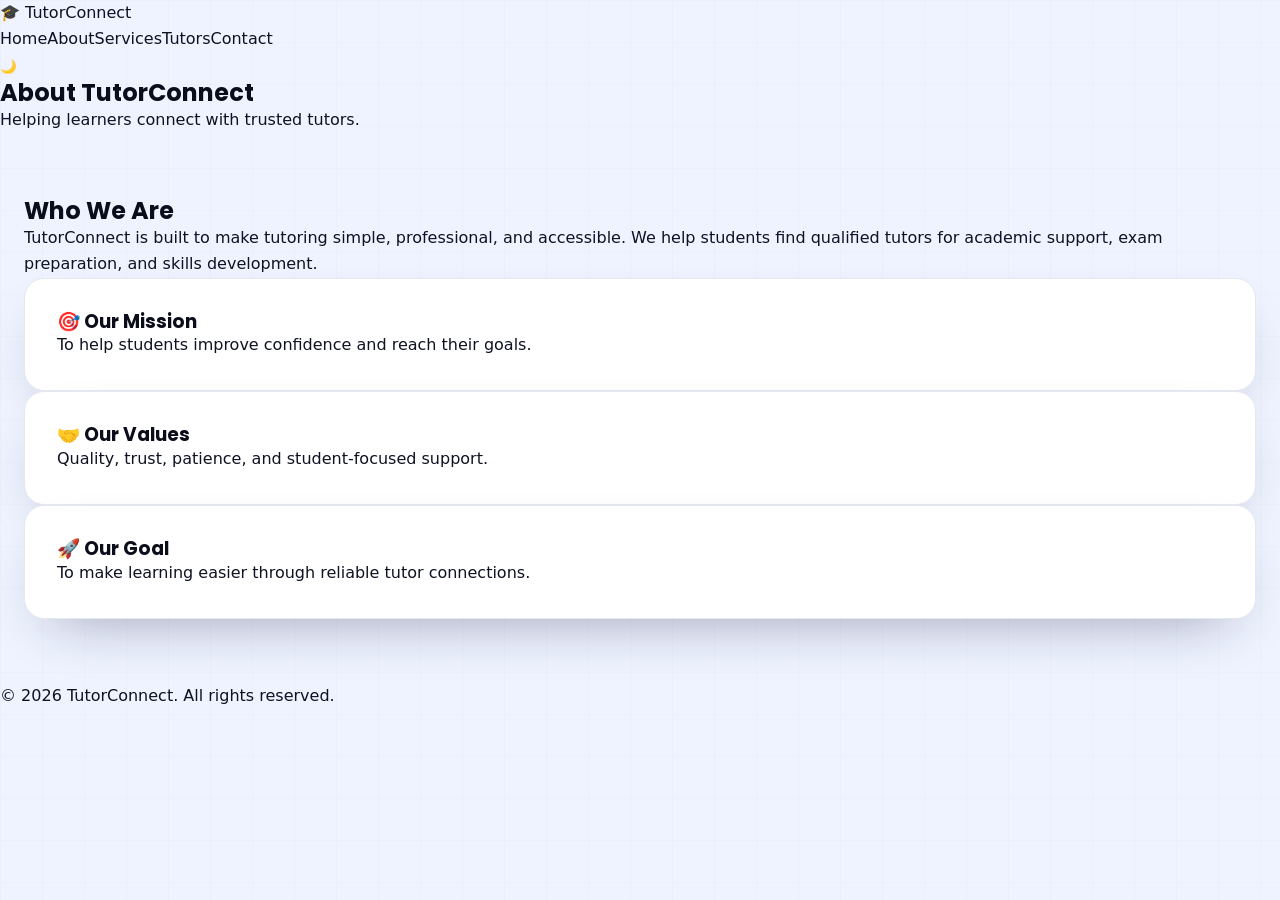
<file: about.html>
<!DOCTYPE html>
<html lang="en">
<head>
<meta charset="UTF-8"><meta name="viewport" content="width=device-width, initial-scale=1.0">
<title>TutorConnect | About</title>
<link rel="preconnect" href="https://fonts.googleapis.com"><link href="https://fonts.googleapis.com/css2?family=Poppins:wght@300;400;600;700&display=swap" rel="stylesheet">
<link rel="stylesheet" href="css/style.css">
</head>
<body>
<nav><div class="logo">🎓 TutorConnect</div><div class="nav-links"><a href="index.html">Home</a><a href="about.html" class="active">About</a><a href="services.html">Services</a><a href="tutors.html">Tutors</a><a href="contact.html">Contact</a></div><button id="darkModeBtn">🌙</button></nav>
<section class="page-header reveal"><h1>About TutorConnect</h1><p>Helping learners connect with trusted tutors.</p></section>
<section class="section reveal"><h2>Who We Are</h2><p>TutorConnect is built to make tutoring simple, professional, and accessible. We help students find qualified tutors for academic support, exam preparation, and skills development.</p><div class="service-grid"><div class="card"><h3>🎯 Our Mission</h3><p>To help students improve confidence and reach their goals.</p></div><div class="card"><h3>🤝 Our Values</h3><p>Quality, trust, patience, and student-focused support.</p></div><div class="card"><h3>🚀 Our Goal</h3><p>To make learning easier through reliable tutor connections.</p></div></div></section>
<footer><p>© 2026 TutorConnect. All rights reserved.</p></footer><script src="js/script.js"></script>
</body></html>
</file>
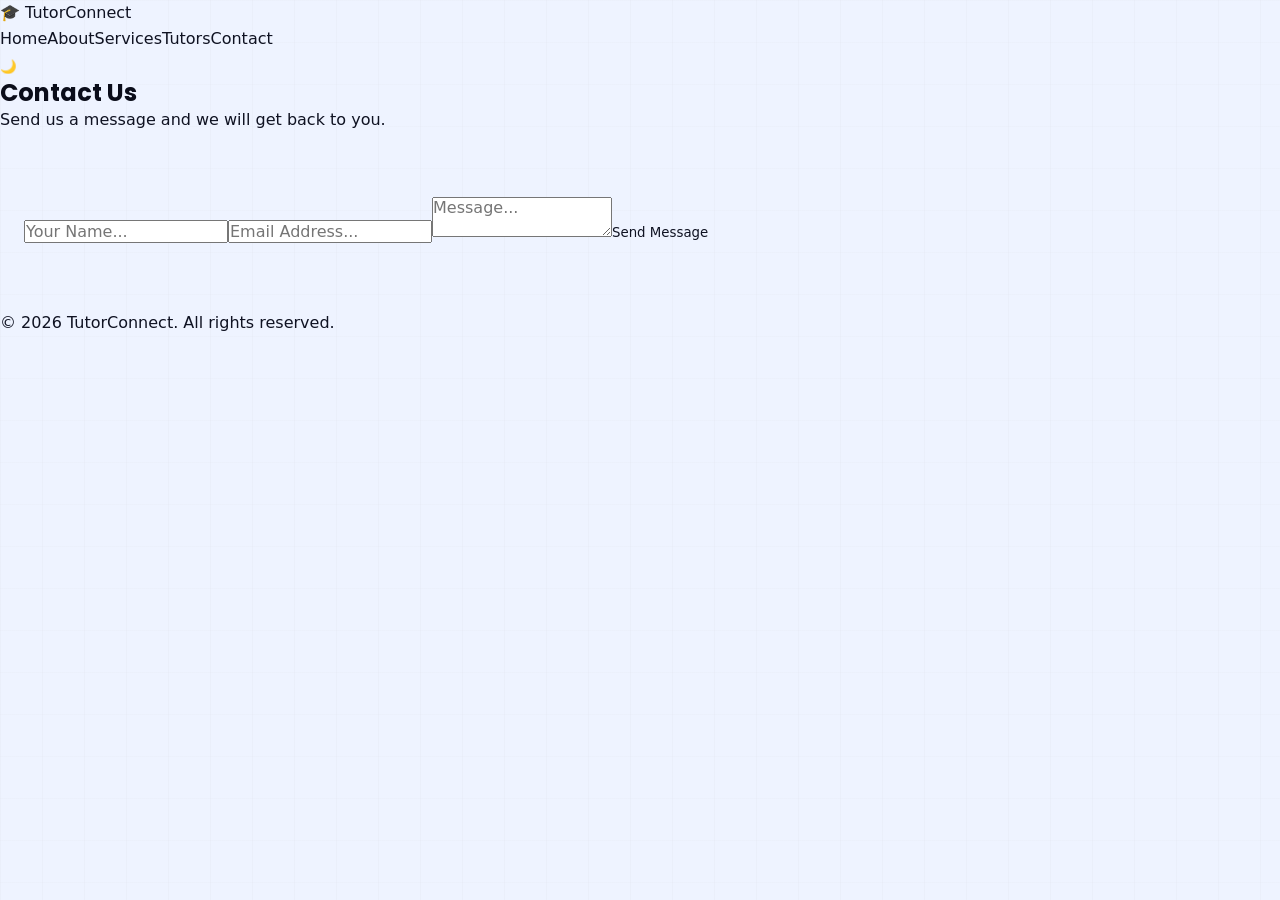
<file: contact.html>
<!DOCTYPE html>
<html lang="en">
<head>
<meta charset="UTF-8"><meta name="viewport" content="width=device-width, initial-scale=1.0">
<title>TutorConnect | Contact</title>
<link rel="preconnect" href="https://fonts.googleapis.com"><link href="https://fonts.googleapis.com/css2?family=Poppins:wght@300;400;600;700&display=swap" rel="stylesheet">
<link rel="stylesheet" href="css/style.css">
</head>
<body>
<nav><div class="logo">🎓 TutorConnect</div><div class="nav-links"><a href="index.html">Home</a><a href="about.html">About</a><a href="services.html">Services</a><a href="tutors.html">Tutors</a><a href="contact.html" class="active">Contact</a></div><button id="darkModeBtn">🌙</button></nav>
<section class="page-header reveal"><h1>Contact Us</h1><p>Send us a message and we will get back to you.</p></section>
<section class="section reveal"><form id="contactForm"><input type="text" id="name" placeholder="Your Name..." required><input type="email" id="email" placeholder="Email Address..." required><textarea id="message" placeholder="Message..." required></textarea><button type="submit">Send Message</button></form><p id="feedback"></p></section>
<footer><p>© 2026 TutorConnect. All rights reserved.</p></footer><script src="js/script.js"></script>
</body></html>
</file>
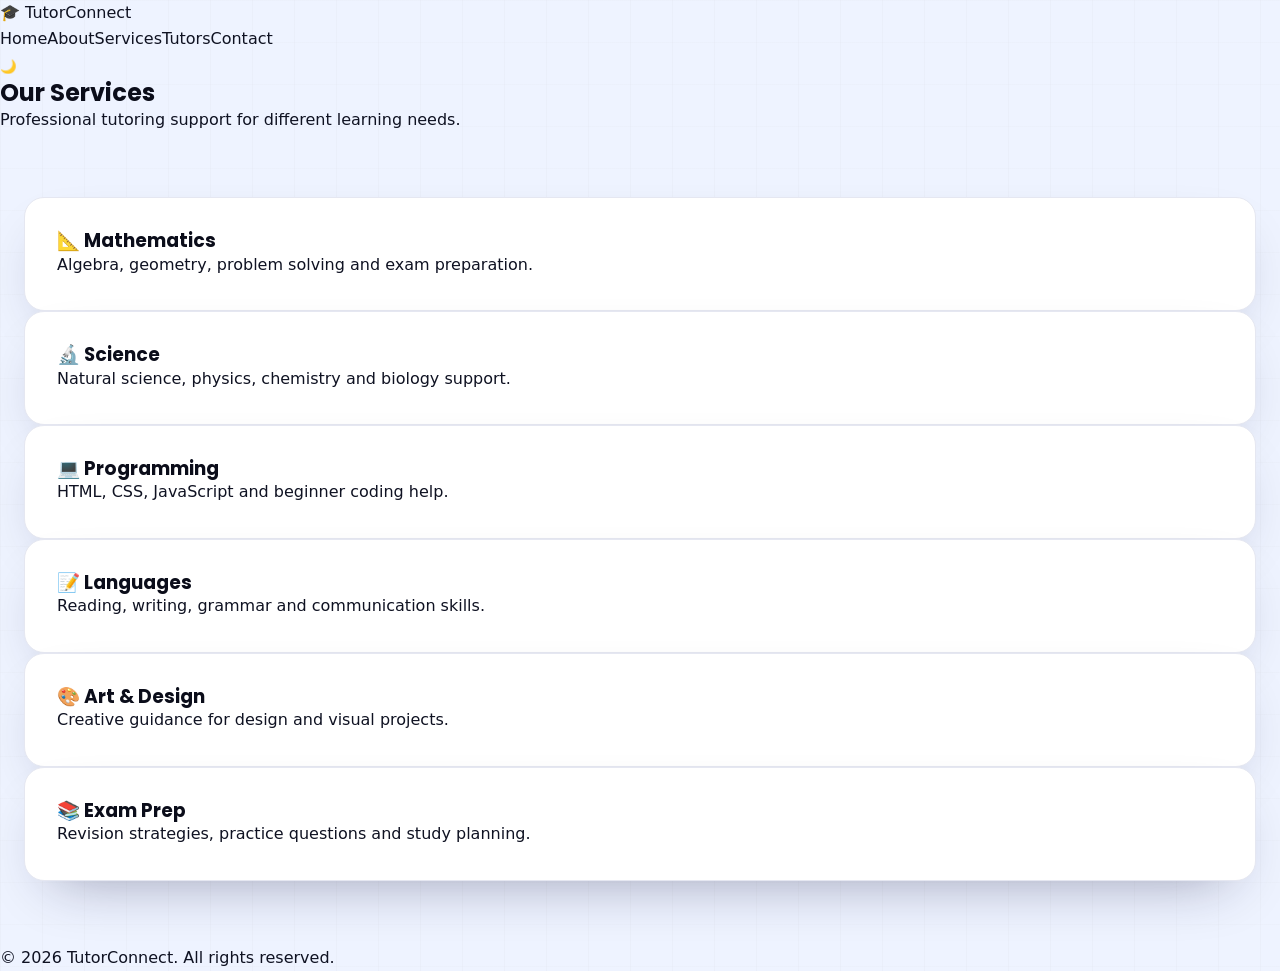
<file: services.html>
<!DOCTYPE html>
<html lang="en">
<head>
<meta charset="UTF-8"><meta name="viewport" content="width=device-width, initial-scale=1.0">
<title>TutorConnect | Services</title>
<link rel="preconnect" href="https://fonts.googleapis.com"><link href="https://fonts.googleapis.com/css2?family=Poppins:wght@300;400;600;700&display=swap" rel="stylesheet">
<link rel="stylesheet" href="css/style.css">
</head>
<body>
<nav><div class="logo">🎓 TutorConnect</div><div class="nav-links"><a href="index.html">Home</a><a href="about.html">About</a><a href="services.html" class="active">Services</a><a href="tutors.html">Tutors</a><a href="contact.html">Contact</a></div><button id="darkModeBtn">🌙</button></nav>
<section class="page-header reveal"><h1>Our Services</h1><p>Professional tutoring support for different learning needs.</p></section>
<section class="section reveal"><div class="service-grid"><div class="card"><h3>📐 Mathematics</h3><p>Algebra, geometry, problem solving and exam preparation.</p></div><div class="card"><h3>🔬 Science</h3><p>Natural science, physics, chemistry and biology support.</p></div><div class="card"><h3>💻 Programming</h3><p>HTML, CSS, JavaScript and beginner coding help.</p></div><div class="card"><h3>📝 Languages</h3><p>Reading, writing, grammar and communication skills.</p></div><div class="card"><h3>🎨 Art & Design</h3><p>Creative guidance for design and visual projects.</p></div><div class="card"><h3>📚 Exam Prep</h3><p>Revision strategies, practice questions and study planning.</p></div></div></section>
<footer><p>© 2026 TutorConnect. All rights reserved.</p></footer><script src="js/script.js"></script>
</body></html>
</file>
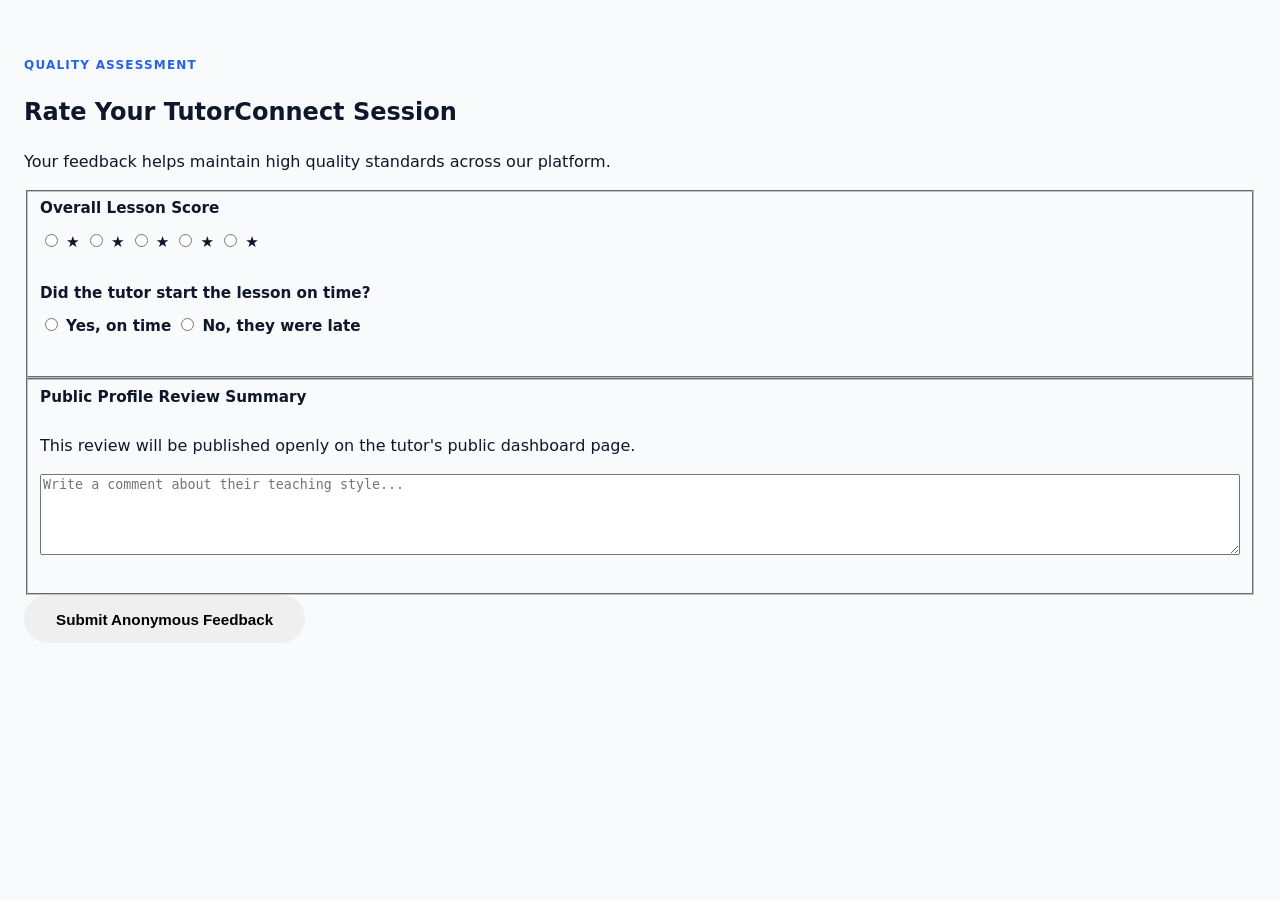
<file: session-feedback.html>
<!doctype html>
<html lang="en">
  <head>
    <meta charset="UTF-8" />
    <meta name="viewport" content="width=device-width, initial-scale=1.0" />
    <title>TutorConnect - Session Feedback</title>
    <link rel="stylesheet" href="./global-form.css" />
  </head>
  <body>
    <main class="form-wrapper">
      <header class="form-header">
        <span class="section-badge">Quality Assessment</span>
        <h2>Rate Your TutorConnect Session</h2>
        <p>
          Your feedback helps maintain high quality standards across our
          platform.
        </p>
      </header>

      <form
        id="sessionFeedbackForm"
        action="/api/feedback/submit"
        method="POST"
        novalidate
      >
        <input type="hidden" name="sessionId" value="session_abc123" />

        <fieldset class="form-section-block feedback-assessment-card">
          <div class="input-container rating-group">
            <label id="starRatingLabel">Overall Lesson Score</label>
            <div
              class="star-rating-inputs"
              role="radiogroup"
              aria-labelledby="starRatingLabel"
            >
              <input
                type="radio"
                id="star5"
                name="starRating"
                value="5"
                required
              />
              <label for="star5" title="5 Stars">★</label>
              <input type="radio" id="star4" name="starRating" value="4" />
              <label for="star4" title="4 Stars">★</label>
              <input type="radio" id="star3" name="starRating" value="3" />
              <label for="star3" title="3 Stars">★</label>
              <input type="radio" id="star2" name="starRating" value="2" />
              <label for="star2" title="2 Stars">★</label>
              <input type="radio" id="star1" name="starRating" value="1" />
              <label for="star1" title="1 Star">★</label>
            </div>
          </div>

          <div class="input-container status-toggles">
            <label>Did the tutor start the lesson on time?</label>
            <div class="radio-toggle-group">
              <input
                type="radio"
                id="puncYes"
                name="isPunctual"
                value="true"
                required
              />
              <label for="puncYes" class="toggle-custom-btn"
                >Yes, on time</label
              >

              <input type="radio" id="puncNo" name="isPunctual" value="false" />
              <label for="puncNo" class="toggle-custom-btn"
                >No, they were late</label
              >
            </div>
          </div>
        </fieldset>

        <fieldset class="form-section-block">
          <div class="input-container">
            <label for="publicReview">Public Profile Review Summary</label>
            <p class="field-instruction">
              This review will be published openly on the tutor's public
              dashboard page.
            </p>
            <textarea
              id="publicReview"
              name="publicReviewText"
              rows="5"
              required
              placeholder="Write a comment about their teaching style..."
            ></textarea>
          </div>
        </fieldset>

        <button type="submit" class="btn btn-submit-full">
          Submit Anonymous Feedback
        </button>
      </form>
    </main>

    <script src="./session-feedback.js"></script>
  </body>
</html>
</file>
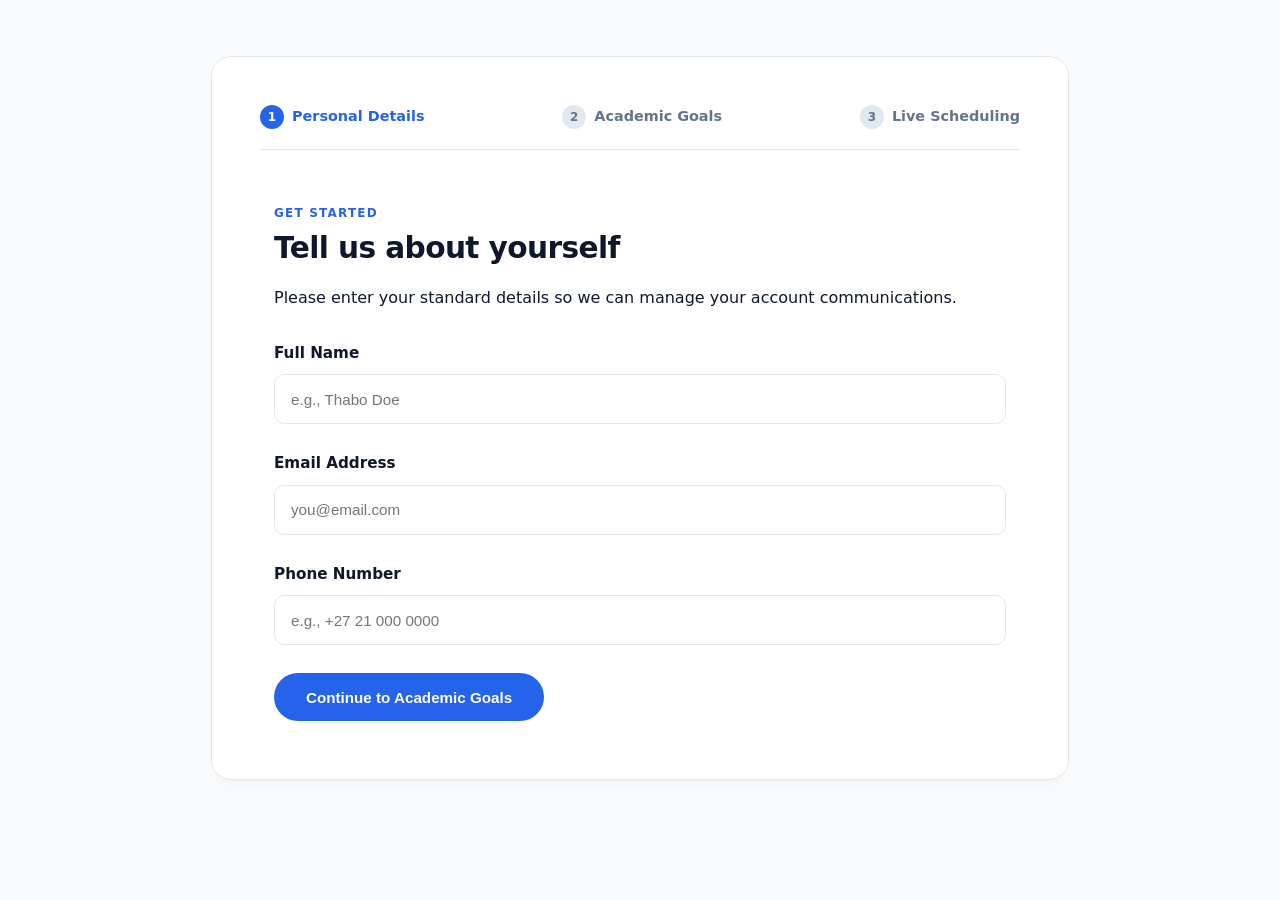
<file: student-request.html>
<!doctype html>
<html lang="en">
  <head>
    <meta charset="UTF-8" />
    <meta name="viewport" content="width=device-width, initial-scale=1.0" />
    <title>TutorConnect - Find a Tutor</title>
    <link rel="stylesheet" href="./global-form.css" />
  </head>
  <body>
    <main class="form-wrapper real-web-layout">
      <div class="form-wizard-nav">
        <div class="wizard-step active" id="step1-badge">
          <span>1</span> Personal Details
        </div>
        <div class="wizard-step" id="step2-badge">
          <span>2</span> Academic Goals
        </div>
        <div class="wizard-step" id="step3-badge">
          <span>3</span> Live Scheduling
        </div>
      </div>

      <form id="studentBookingForm" novalidate>
        <fieldset class="form-step step-visible" id="studentStep1">
          <div class="form-step-header">
            <span class="section-badge">Get Started</span>
            <h2>Tell us about yourself</h2>
            <p>
              Please enter your standard details so we can manage your account
              communications.
            </p>
          </div>

          <div class="input-container">
            <label for="studentName">Full Name</label>
            <input
              type="text"
              id="studentName"
              name="fullName"
              required
              placeholder="e.g., Thabo Doe"
            />
          </div>

          <div class="input-container">
            <label for="studentEmail">Email Address</label>
            <input
              type="email"
              id="studentEmail"
              name="email"
              required
              placeholder="you@email.com"
            />
          </div>

          <div class="input-container">
            <label for="studentPhone">Phone Number</label>
            <input
              type="text"
              id="studentPhone"
              name="phoneNumber"
              required
              placeholder="e.g., +27 21 000 0000"
            />
          </div>

          <div class="navigation-controls">
            <button type="button" class="btn btn-next" data-next="studentStep2">
              Continue to Academic Goals
            </button>
          </div>
        </fieldset>

        <fieldset class="form-step" id="studentStep2">
          <div class="form-step-header">
            <span class="section-badge">What We Offer</span>
            <h2>Select your educational needs</h2>
            <p>
              Choose the target academic service tier and define your student
              level status.
            </p>
          </div>

          <div class="input-container">
            <label for="studentGrade">Current Academic Grade Level</label>
            <select id="studentGrade" name="gradeLevel" required>
              <option value="" disabled selected>
                Choose your current level...
              </option>
              <option value="primary">Primary School (Grades 1-7)</option>
              <option value="high">High School (Grades 8-12)</option>
            </select>
          </div>

          <div class="input-container card-selection-group">
            <label class="grid-field-label"
              >Select Your Target Service Program</label
            >
            <div class="services-3col-grid">
              <input
                type="radio"
                id="srvMath"
                name="requestedSubject"
                value="mathematics"
                checked
                required
              />
              <label for="srvMath" class="srv-card-item">
                <div class="srv-icon-box bg-green">📚</div>
                <strong>Mathematics</strong>
                <span
                  >Grade 8 to 12 - algebra,geometry,calculus and
                  statistics.</span
                >
              </label>

              <input
                type="radio"
                id="srvScience"
                name="requestedSubject"
                value="science"
              />
              <label for="srvScience" class="srv-card-item">
                <div class="srv-icon-box bg-teal">🧪</div>
                <strong>Science</strong>
                <span>Physics & Chemistry with hands-on concept mastery.</span>
              </label>

              <input
                type="radio"
                id="srvProg"
                name="requestedSubject"
                value="programming"
              />
              <label for="srvProg" class="srv-card-item">
                <div class="srv-icon-box bg-dark">💻</div>
                <strong>Programming</strong>
                <span
                  >HTML, CSS, JavaScript — fundamentals to real projects.</span
                >
              </label>

              <input
                type="radio"
                id="srvLang"
                name="requestedSubject"
                value="languages"
              />
              <label for="srvLang" class="srv-card-item">
                <div class="srv-icon-box bg-blue">📖</div>
                <strong>Languages</strong>
                <span>English & Afrikaans — reading, writing, grammar.</span>
              </label>

              <input
                type="radio"
                id="srvExam"
                name="requestedSubject"
                value="exam_prep"
              />
              <label for="srvExam" class="srv-card-item">
                <div class="srv-icon-box bg-yellow">📄</div>
                <strong>Exam Preparation</strong>
                <span
                  >Structured revision, past papers, score maximisation.</span
                >
              </label>

              <input
                type="radio"
                id="srvArt"
                name="requestedSubject"
                value="art_design"
              />
              <label for="srvArt" class="srv-card-item">
                <div class="srv-icon-box bg-orange">🎨</div>
                <strong>Art & Design</strong>
                <span>Visual arts, design principles, techniques.</span>
              </label>
            </div>
          </div>

          <div class="navigation-controls">
            <button type="button" class="btn btn-back" data-prev="studentStep1">
              Back
            </button>
            <button type="button" class="btn btn-next" data-next="studentStep3">
              Set Booking Schedule
            </button>
          </div>
        </fieldset>

        <fieldset class="form-step" id="studentStep3">
          <div class="form-step-header">
            <span class="section-badge">Availability Matching</span>
            <h2>Select Appointment Window</h2>
            <p>
              Hold an exact calendar block slot directly matching open tutor
              windows.
            </p>
          </div>

          <div class="nested-live-booking-module">
            <div class="input-container">
              <label for="bookingReservationDate">1. Choose Date</label>
              <input
                type="date"
                id="bookingReservationDate"
                name="selectedDate"
                required
              />
            </div>

            <div class="live-time-slices">
              <label>2. Choose Start Time</label>
              <div class="time-radio-buttons">
                <input
                  type="radio"
                  id="slot1"
                  name="selectedTimeSlot"
                  value="09:00"
                  required
                />
                <label for="slot1">09:00 AM</label>

                <input
                  type="radio"
                  id="slot2"
                  name="selectedTimeSlot"
                  value="11:30"
                />
                <label for="slot2">11:30 AM</label>

                <input
                  type="radio"
                  id="slot3"
                  name="selectedTimeSlot"
                  value="14:00"
                />
                <label for="slot3">02:00 PM</label>

                <input
                  type="radio"
                  id="slot4"
                  name="selectedTimeSlot"
                  value="16:30"
                />
                <label for="slot4">04:30 PM</label>
              </div>
            </div>
          </div>

          <div class="navigation-controls">
            <button type="button" class="btn btn-back" data-prev="studentStep2">
              Back
            </button>
            <button type="submit" class="btn btn-submit">
              Find My Perfect Tutor
            </button>
          </div>
        </fieldset>
      </form>
    </main>

    <script src="student-request.js"></script>
  </body>
</html>
</file>
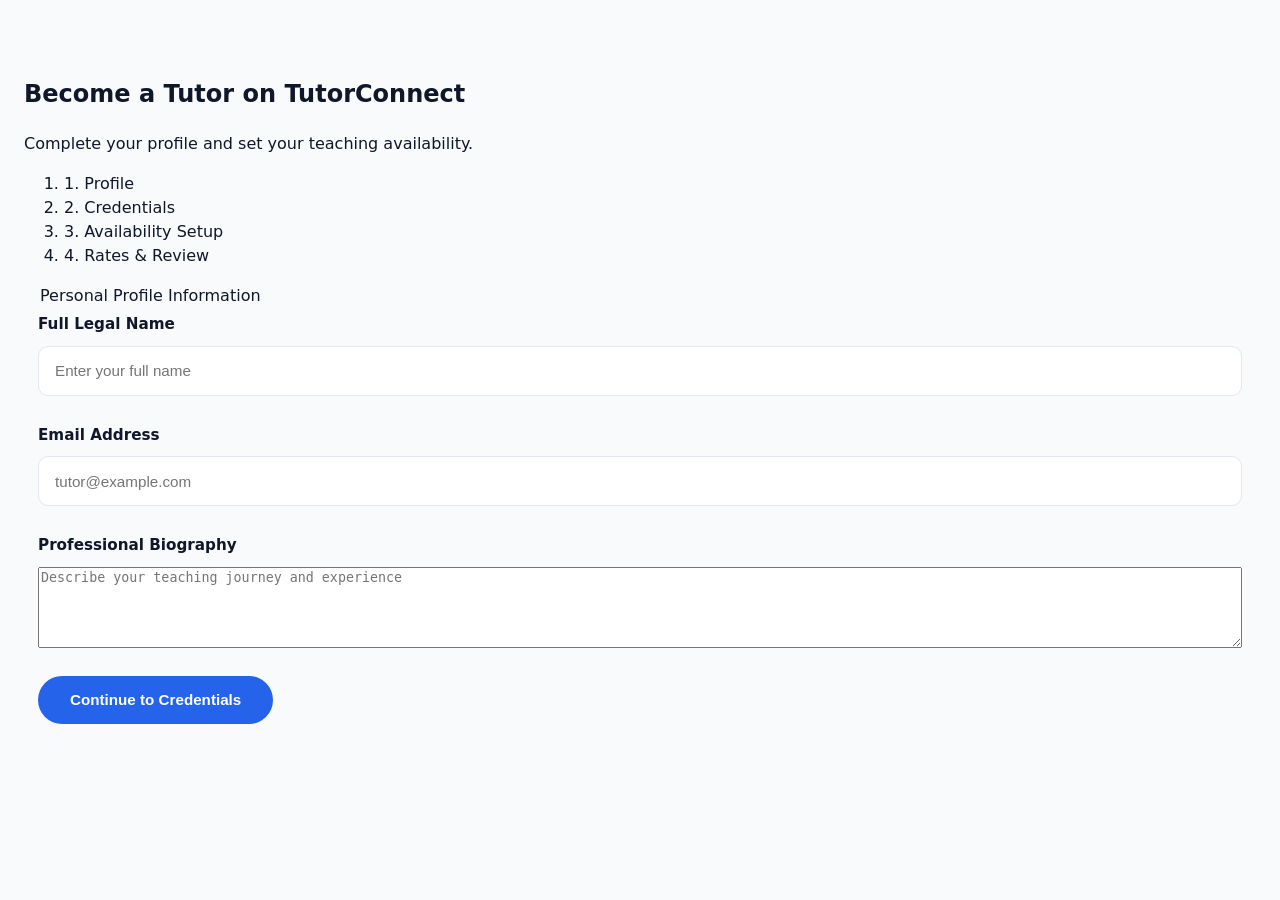
<file: tutor-registration.html>
<!DOCTYPE html>
<html lang="en">
<head>
  <meta charset="UTF-8">
  <meta name="viewport" content="width=device-width, initial-scale=1.0">
  <link rel="stylesheet" href="global-form.css">
  <title>TutorConnect - Tutor Registration</title>
</head>
<body>

  <main class="form-wrapper">
    <header class="form-header">
      <h2>Become a Tutor on TutorConnect</h2>
      <p>Complete your profile and set your teaching availability.</p>
    </header>

    <!-- Progress Indicator Tracker -->
    <nav class="progress-indicator" aria-label="Registration Progress">
      <ol>
        <li class="step active">1. Profile</li>
        <li class="step">2. Credentials</li>
        <li class="step">3. Availability Setup</li>
        <li class="step">4. Rates & Review</li>
      </ol>
    </nav>

    
    <form id="tutorRegistrationForm" action="/api/tutors/register" method="POST" enctype="multipart/form-data" novalidate>
      
      
      <fieldset class="form-step step-visible" id="tutorStep1">
        <legend>Personal Profile Information</legend>
        
        <div class="input-container">
          <label for="tutorName">Full Legal Name</label>
          <input type="text" id="tutorName" name="fullName" required placeholder="Enter your full name">
        </div>

        <div class="input-container">
          <label for="tutorEmail">Email Address</label>
          <input type="email" id="tutorEmail" name="email" required placeholder="tutor@example.com">
        </div>

        <div class="input-container">
          <label for="tutorBio">Professional Biography</label>
          <textarea id="tutorBio" name="bio" rows="5" required placeholder="Describe your teaching journey and experience"></textarea>
        </div>

        <div class="navigation-controls">
          <button type="button" class="btn btn-next" data-next="tutorStep2">Continue to Credentials</button>
        </div>
      </fieldset>

      <!-- STEP 2: Academic & Professional Credentials -->
      <fieldset class="form-step" id="tutorStep2">
        <legend>Academic Domains & Certifications</legend>

        <div class="input-container">
          <label for="primarySubject">Primary Expertise Subject</label>
          <select id="primarySubject" name="primarySubject" required>
            <option value="" disabled selected>Select your strongest subject</option>
            <option value="mathematics">Mathematics (Calculus/Algebra)</option>
            <option value="sciences">Sciences (Physics/Chemistry/Biology)</option>
            <option value="languages">Languages & Literature</option>
            <option value="cs">Computer Science & Coding</option>
          </select>
        </div>

        <div class="input-container">
          <label for="degreeDoc">Upload Academic Credential (PDF format only)</label>
          <input type="file" id="degreeDoc" name="credentialFile" accept=".pdf" required>
        </div>

        <div class="navigation-controls">
          <button type="button" class="btn btn-back" data-prev="tutorStep1">Back</button>
          <button type="button" class="btn btn-next" data-next="tutorStep3">Set Your Availability</button>
        </div>
      </fieldset>

      
      <fieldset class="form-step" id="tutorStep3">
        <legend>Weekly Availability</legend>
        <p class="section-description">Define the recurring weekly calendar windows where you are open to receiving session bookings.</p>

        <!-- Modality Controls -->
        <div class="input-container">
          <label for="teachingModality">Preferred Lesson Modality</label>
          <select id="teachingModality" name="modality" required>
            <option value="online">Online Digital Classroom Only</option>
            <option value="inperson">In-Person/Local Only</option>
            <option value="hybrid">Hybrid (Both Online & In-Person)</option>
          </select>
        </div>

      

      
        <div class="nested-calendar-module">
          <h4>Set Weekly Time Blocks</h4>
          <div class="weekday-row">
            <span class="day-label">Mondays</span>
            <div class="time-slots-container">
              <div class="time-slot-pair">
                <input type="time" name="availability[monday][start][]" aria-label="Monday shift start time">
                <span>to</span>
                <input type="time" name="availability[monday][end][]" aria-label="Monday shift end time">
              </div>
            </div>
            <button type="button" class="btn-add-hours" title="Add another active shift window for Monday">+ Add Window</button>
          </div>

          <div class="weekday-row">
            <span class="day-label">Tuesdays</span>
            <div class="time-slots-container">
              <div class="time-slot-pair">
                <input type="time" name="availability[tuesday][start][]" aria-label="Tuesday shift start time">
                <span>to</span>
                <input type="time" name="availability[tuesday][end][]" aria-label="Tuesday shift end time">
              </div>
            </div>
            <button type="button" class="btn-add-hours" title="Add another active shift window for Tuesday">+ Add Window</button>
          </div>

           <div class="weekday-row">
            <span class="day-label">Wednesday</span>
            <div class="time-slots-container">
              <div class="time-slot-pair">
                <input type="time" name="availability[wednesday][start][]" aria-label="Wednesday shift start time">
                <span>to</span>
                <input type="time" name="availability[wednesday][end][]" aria-label="Wednesday shift end time">
              </div>
            </div>
            <button type="button" class="btn-add-hours" title="Add another active shift window for Wednesday">+ Add Window</button>
          </div>

           <div class="weekday-row">
            <span class="day-label">Thursday</span>
            <div class="time-slots-container">
              <div class="time-slot-pair">
                <input type="time" name="availability[thursday][start][]" aria-label="Thursday shift start time">
                <span>to</span>
                <input type="time" name="availability[thursday][end][]" aria-label="Thursday shift end time">
              </div>
            </div>
            <button type="button" class="btn-add-hours" title="Add another active shift window for Tuesday">+ Add Window</button>
          </div>
          
          <!-- Additional weekday rows would follow this exact logical loop pattern -->
        </div>

        <div class="navigation-controls">
          <button type="button" class="btn btn-back" data-prev="tutorStep2">Back</button>
          <button type="button" class="btn btn-next" data-next="tutorStep4">Continue to Rates</button>
        </div>
      </fieldset>

      <!-- STEP 4: Rates & Final Legal Sign-off -->
      <fieldset class="form-step" id="tutorStep4">
        <legend>Financial Terms & Legal Consent</legend>

        <div class="input-container">
          <label for="hourlyRate">Desired Base Hourly Compensation ($ USD)</label>
          <input type="number" id="hourlyRate" name="hourlyRate" min="15" max="150" required placeholder="35">
        </div>

        <div class="input-checkbox-container">
          <input type="checkbox" id="backgroundConsent" name="backgroundCheckAgreement" required>
          <label for="backgroundConsent">I explicitly authorize TutorConnect to initiate a third-party background safety check verification.</label>
        </div>

        <div class="navigation-controls">
          <button type="button" class="btn btn-back" data-prev="tutorStep3">Back</button>
          <button type="submit" class="btn btn-submit">Submit Registration Application</button>
        </div>
      </fieldset>

    </form>
  </main>

</body>
</html>
</file>
<file: css/style.css>
/* ============================================================
   TutorConnect — Stylesheet
   Headings: Poppins · Body: Inter
   ============================================================ */

/* ---------- THEME TOKENS ---------- */
:root {
  --primary:    #3157ff;
  --primary-d:  #203fd1;
  --primary-sft:#e7efff;
  --accent:     #00b8d9;
  --success:    #20b486;
  --bg:         #eef3ff;
  --surface:    #ffffff;
  --surface-2:  #f5f6fd;
  --text:       #0f1222;
  --heading:    #0b0d1a;
  --muted:      #6b7280;
  --border:     #e5e7f1;
  --star:       #f5b50a;
  --ring:       rgba(91,63,228,.20);
  --shadow:     0 10px 30px -18px rgba(20,20,60,.35);
  --shadow-lg:  0 24px 60px -30px rgba(20,20,60,.45);
  --glow:       0 0 32px rgba(0,184,217,.18);

  --font-head: "Poppins", system-ui, sans-serif;
  --font-body: "Inter", system-ui, sans-serif;
  --maxw: 1180px;
  --nav-h: 70px;
  --r-sm: 10px; --r-md: 14px; --r-lg: 20px; --r-pill: 999px;
}

[data-theme="dark"] {
  --primary:    #7c8cff;
  --primary-d:  #5d6df1;
  --primary-sft:#182044;
  --accent:     #38d5ff;
  --success:    #3ce0a6;
  --bg:         #090b12;
  --surface:    #111622;
  --surface-2:  #151d2c;
  --text:       #e7e9f2;
  --heading:    #f4f5fb;
  --muted:      #99a0b3;
  --border:     #262a39;
  --star:       #f5b50a;
  --ring:       rgba(129,105,255,.28);
  --shadow:     0 10px 30px -18px rgba(0,0,0,.6);
  --shadow-lg:  0 24px 60px -28px rgba(0,0,0,.7);
  --glow:       0 0 42px rgba(56,213,255,.18);
}

/* ---------- RESET ---------- */
* { box-sizing: border-box; margin: 0; padding: 0; }
html { scroll-behavior: smooth; }
body {
  background:
    linear-gradient(90deg, color-mix(in srgb, var(--border) 32%, transparent) 1px, transparent 1px),
    linear-gradient(180deg, color-mix(in srgb, var(--border) 26%, transparent) 1px, transparent 1px),
    var(--bg);
  background-size: 42px 42px;
  color: var(--text);
  font-family: var(--font-body);
  font-size: 16px;
  line-height: 1.65;
  -webkit-font-smoothing: antialiased;
  transition: background .3s ease, color .3s ease;
}
img { max-width: 100%; display: block; }
button { font-family: inherit; cursor: pointer; border: none; background: none; color: inherit; }
input, textarea, select { font-family: inherit; font-size: 1rem; }
a { color: inherit; text-decoration: none; }
h1, h2, h3, h4 { font-family: var(--font-head); color: var(--heading); line-height: 1.15; }
::selection { background: var(--primary); color: #fff; }

.container { max-width: var(--maxw); margin: 0 auto; padding: 0 24px; }
.section { padding: 64px 24px; }
.center { text-align: center; }
.text-primary { color: var(--primary); }
.eyebrow {
  font-family: var(--font-body); font-weight: 700; text-transform: uppercase;
  letter-spacing: 2px; font-size: .76rem; color: var(--primary); display: inline-block; margin-bottom: 12px;
}
.section__head { max-width: 620px; margin: 0 auto 40px; }
.section__head.center { text-align: center; }
.section__title { font-size: clamp(1.9rem, 4vw, 2.6rem); font-weight: 800; letter-spacing: -.5px; }
.section__title--xl { font-size: clamp(2.2rem, 5vw, 3.2rem); }
.section__sub { color: var(--muted); margin-top: 14px; font-size: 1.05rem; }

/* ============================================================
   NAVIGATION
   ============================================================ */
.nav {
  position: sticky; top: 0; z-index: 50;
  background: color-mix(in srgb, var(--surface) 88%, transparent);
  backdrop-filter: blur(12px);
  border-bottom: 1px solid var(--border);
}
.nav__inner { max-width: var(--maxw); margin: 0 auto; height: var(--nav-h); display: flex; align-items: center; gap: 20px; padding: 0 24px; }
.brand { display: inline-flex; align-items: center; gap: 10px; }
.brand__cap { font-size: 1.4rem; line-height: 1; }
.brand__name { font-family: var(--font-head); font-weight: 700; font-size: 1.2rem; color: var(--heading); }
.nav__links { display: flex; gap: 30px; margin: 0 auto; }
.nav__link { font-size: .96rem; font-weight: 500; color: var(--muted); position: relative; padding: 6px 0; transition: color .2s; }
.nav__link:hover { color: var(--text); }
.nav__link.is-active { color: var(--primary); font-weight: 600; }
.nav__link.is-active::after { content: ""; position: absolute; left: 0; right: 0; bottom: -2px; height: 2px; background: var(--primary); border-radius: 2px; }
.nav__actions { display: flex; align-items: center; gap: 12px; margin-left: auto; }

.theme-toggle { width: 42px; height: 42px; border-radius: 12px; background: var(--surface-2); border: 1px solid var(--border); display: grid; place-items: center; color: var(--text); transition: background .2s, transform .3s; }
.theme-toggle:hover { transform: rotate(12deg); }
.icon-sun { display: none; }
[data-theme="dark"] .icon-moon { display: none; }
[data-theme="dark"] .icon-sun { display: block; }

.nav__account { display: flex; align-items: center; gap: 10px; }
.nav__avatar { width: 34px; height: 34px; border-radius: 50%; background: var(--primary); color: #fff; display: grid; place-items: center; font-weight: 700; font-size: .85rem; }
.nav__hi { font-size: .92rem; font-weight: 600; color: var(--text); }
.nav__signout { font-size: .85rem; color: var(--muted); border: 1px solid var(--border); border-radius: var(--r-pill); padding: 7px 14px; transition: .2s; }
.nav__signout:hover { color: var(--primary); border-color: var(--primary); }

.nav__burger { display: none; flex-direction: column; gap: 4px; padding: 8px; }
.nav__burger span { width: 22px; height: 2px; background: var(--text); border-radius: 2px; transition: .25s; }
.nav__mobile { display: none; flex-direction: column; padding: 8px 24px 16px; border-top: 1px solid var(--border); background: var(--surface); }
.nav__mobile .nav__link { text-align: left; padding: 13px 0; border-bottom: 1px solid var(--border); }
.nav__mobile.is-open { display: flex; }

/* ============================================================
   BUTTONS
   ============================================================ */
.btn { display: inline-flex; align-items: center; justify-content: center; gap: 8px; font-weight: 600; font-size: .95rem; padding: 11px 20px; border-radius: var(--r-md); transition: transform .12s, background .2s, box-shadow .2s; white-space: nowrap; }
.btn:active { transform: translateY(1px); }
.btn--primary { background: var(--primary); color: #fff; }
.btn--primary:hover { background: var(--primary-d); }
.btn--ghost { background: var(--surface); color: var(--text); border: 1px solid var(--border); }
.btn--ghost:hover { border-color: var(--primary); color: var(--primary); }
.btn--light { background: #fff; color: var(--primary); }
.btn--light:hover { background: #f0eefe; }
.btn--lg { padding: 14px 26px; font-size: 1rem; }
.btn--block { width: 100%; }

/* ============================================================
   PAGE ROUTING
   ============================================================ */
.page { display: none; }
.page--active { display: block; animation: fade .3s ease; }
@keyframes fade { from { opacity: 0; transform: translateY(8px); } to { opacity: 1; transform: none; } }

.band-soft { background: var(--surface-2); border-block: 1px solid var(--border); }

/* ============================================================
   HERO (Home)
   ============================================================ */
.hero {
  position: relative;
  overflow: hidden;
  background:
    linear-gradient(135deg, color-mix(in srgb, var(--surface-2) 88%, transparent), color-mix(in srgb, var(--primary-sft) 72%, transparent)),
    var(--surface-2);
  border-bottom: 1px solid var(--border);
}
.hero::before {
  content: "";
  position: absolute;
  inset: 0;
  background:
    linear-gradient(115deg, transparent 0 46%, color-mix(in srgb, var(--accent) 18%, transparent) 46% 47%, transparent 47%),
    linear-gradient(70deg, transparent 0 64%, color-mix(in srgb, var(--primary) 14%, transparent) 64% 65%, transparent 65%);
  pointer-events: none;
}
.hero__grid { display: grid; grid-template-columns: 1.05fr .95fr; gap: 48px; align-items: center; padding: 64px 24px; }
.hero__copy, .hero__art { position: relative; z-index: 1; }
.hero__title { font-size: clamp(2.3rem, 5vw, 3.6rem); font-weight: 800; letter-spacing: -1px; }
.hero__lead { color: var(--muted); font-size: 1.15rem; margin: 20px 0 28px; max-width: 46ch; }
.hero__cta { display: flex; gap: 14px; flex-wrap: wrap; }
.hero__points { list-style: none; display: flex; gap: 22px; flex-wrap: wrap; margin-top: 26px; }
.hero__points li { position: relative; padding-left: 26px; color: var(--text); font-size: .92rem; font-weight: 500; }
.hero__points li::before { content: "✓"; position: absolute; left: 0; color: var(--primary); font-weight: 800; }
.hero__art { isolation: isolate; }
.hero__art img {
  width: 100%;
  border-radius: var(--r-lg);
  border: 1px solid color-mix(in srgb, var(--accent) 30%, var(--border));
  box-shadow: var(--shadow-lg), var(--glow);
  aspect-ratio: 4/3;
  object-fit: cover;
  background: var(--surface-2);
}
.orbit-card {
  position: absolute;
  right: 18px;
  bottom: 18px;
  width: min(220px, calc(100% - 36px));
  padding: 16px;
  border-radius: 14px;
  background: color-mix(in srgb, var(--surface) 86%, transparent);
  border: 1px solid color-mix(in srgb, var(--accent) 34%, var(--border));
  box-shadow: var(--shadow-lg), var(--glow);
  backdrop-filter: blur(14px);
}
.orbit-card span, .orbit-card small { display: block; color: var(--muted); font-size: .78rem; }
.orbit-card strong { display: block; color: var(--accent); font-family: var(--font-head); font-size: 2rem; line-height: 1; margin: 6px 0; }

.quick-match-wrap { margin-top: -36px; position: relative; z-index: 3; }
.quick-match {
  display: grid;
  grid-template-columns: 1.4fr repeat(3, 1fr) auto;
  gap: 16px;
  align-items: end;
  background: color-mix(in srgb, var(--surface) 92%, transparent);
  border: 1px solid color-mix(in srgb, var(--accent) 24%, var(--border));
  border-radius: var(--r-lg);
  box-shadow: var(--shadow-lg), var(--glow);
  padding: 20px;
  backdrop-filter: blur(14px);
}
.quick-match__head h2 { font-size: 1.25rem; }
.quick-match .eyebrow { margin-bottom: 4px; }
.quick-match label, .booking-form label, .select-field {
  display: grid;
  gap: 7px;
  color: var(--heading);
  font-weight: 700;
  font-size: .85rem;
}
.quick-match select, .booking-form select, .booking-form textarea, .select-field select {
  width: 100%;
  border: 1px solid var(--border);
  border-radius: 12px;
  background: var(--surface);
  color: var(--text);
  padding: 12px 13px;
  outline: none;
}
.quick-match select:focus, .booking-form select:focus, .booking-form textarea:focus, .select-field select:focus {
  border-color: var(--primary);
  box-shadow: 0 0 0 4px var(--ring);
}
.match-result {
  margin: 16px auto 0;
  max-width: 820px;
  background: var(--surface);
  border: 1px solid var(--border);
  border-radius: var(--r-lg);
  padding: 18px;
  box-shadow: var(--shadow);
}
.match-result strong { color: var(--primary); }
.match-result .btn { margin-top: 12px; }

/* ============================================================
   STATS
   ============================================================ */
.stats { display: grid; grid-template-columns: repeat(3, 1fr); gap: 24px; margin-top: -44px; position: relative; z-index: 2; }
.stats--plain { margin-top: 0; }
.stat-card { background: var(--surface); border: 1px solid var(--border); border-radius: var(--r-lg); padding: 30px 20px; text-align: center; box-shadow: var(--shadow); }
.stat-card__icon { font-size: 2rem; display: block; margin-bottom: 6px; }
.stat-card__num { display: block; font-family: var(--font-head); font-weight: 800; font-size: 2.4rem; color: var(--primary); line-height: 1.1; }
.stat-card__label { color: var(--muted); font-weight: 500; }

/* ============================================================
   FEATURE CARDS (Why / About)
   ============================================================ */
.features { display: grid; grid-template-columns: repeat(4, 1fr); gap: 22px; }
.feature { background: var(--surface); border: 1px solid var(--border); border-radius: var(--r-lg); padding: 26px; box-shadow: var(--shadow); transition: transform .2s, box-shadow .2s; }
.feature:hover { transform: translateY(-4px); box-shadow: var(--shadow-lg); }
.feature__icon { font-size: 1.7rem; display: block; margin-bottom: 14px; }
.feature h3 { font-size: 1.1rem; font-weight: 700; margin-bottom: 6px; }
.feature p { color: var(--muted); font-size: .92rem; }

/* ============================================================
   SERVICES
   ============================================================ */
.services { display: grid; grid-template-columns: repeat(3, 1fr); gap: 24px; }
.service { background: var(--surface); border: 1px solid var(--border); border-radius: var(--r-lg); padding: 30px; box-shadow: var(--shadow); transition: transform .2s, box-shadow .2s, border-color .2s; }
.service:hover { transform: translateY(-4px); box-shadow: var(--shadow-lg); border-color: var(--primary); }
.service__icon { font-size: 2rem; display: block; margin-bottom: 16px; }
.service h3 { font-size: 1.3rem; font-weight: 700; margin-bottom: 10px; }
.service p { color: var(--muted); }

/* ============================================================
   TUTORS
   ============================================================ */
.tutor-search { display: flex; align-items: center; gap: 10px; max-width: 560px; margin: 0 auto 22px; background: var(--surface); border: 1px solid var(--border); border-radius: var(--r-md); padding: 13px 18px; color: var(--muted); box-shadow: var(--shadow); }
.tutor-search:focus-within { border-color: var(--primary); box-shadow: 0 0 0 4px var(--ring); }
.tutor-search input { flex: 1; border: none; outline: none; background: none; color: var(--text); }

.pills { display: flex; flex-wrap: wrap; gap: 10px; justify-content: center; margin-bottom: 18px; }
.pill { border: 1px solid var(--border); background: var(--surface); color: var(--muted); border-radius: var(--r-pill); padding: 8px 16px; font-size: .88rem; font-weight: 500; transition: .18s; }
.pill:hover { color: var(--primary); border-color: var(--primary); }
.pill--active { background: var(--primary); color: #fff; border-color: var(--primary); }

.tutor-tools {
  display: flex;
  justify-content: center;
  align-items: end;
  gap: 16px;
  flex-wrap: wrap;
  margin: 0 auto 18px;
}
.select-field { min-width: 210px; text-align: left; }
.toggle-field {
  display: inline-flex;
  align-items: center;
  gap: 10px;
  min-height: 46px;
  padding: 11px 16px;
  border: 1px solid var(--border);
  border-radius: 12px;
  background: var(--surface);
  color: var(--text);
  font-weight: 700;
  font-size: .88rem;
  box-shadow: var(--shadow);
}
.toggle-field input { width: 18px; height: 18px; accent-color: var(--primary); }

.tutor-count { text-align: center; color: var(--muted); font-size: .9rem; margin-bottom: 22px; }

.tutors { display: grid; grid-template-columns: repeat(3, 1fr); gap: 24px; }
.tutor { background: var(--surface); border: 1px solid var(--border); border-radius: var(--r-lg); padding: 24px; box-shadow: var(--shadow); display: flex; flex-direction: column; transition: transform .2s, box-shadow .2s; }
.tutor:hover { transform: translateY(-4px); box-shadow: var(--shadow-lg); }
.tutor__head { display: flex; gap: 14px; align-items: center; }
.tutor__avatar { position: relative; width: 56px; height: 56px; border-radius: 50%; flex: 0 0 56px; display: grid; place-items: center; background: var(--primary-sft); color: var(--primary); font-weight: 700; overflow: hidden; }
.tutor__avatar img { position: absolute; inset: 0; width: 100%; height: 100%; object-fit: cover; }
.tutor__name { font-size: 1.1rem; font-weight: 700; }
.tutor__subject { display: block; color: var(--primary); font-weight: 600; font-size: .9rem; }
.tutor__level { display: block; color: var(--muted); font-size: .82rem; }
.tutor__bio { color: var(--muted); font-size: .92rem; margin: 16px 0; flex: 1; }
.tutor__meta {
  display: flex;
  flex-wrap: wrap;
  gap: 8px;
  margin-bottom: 16px;
}
.tutor__chip {
  border: 1px solid var(--border);
  border-radius: var(--r-pill);
  padding: 5px 10px;
  color: var(--muted);
  font-size: .78rem;
  font-weight: 700;
  background: var(--surface-2);
}
.tutor__chip--live { color: var(--success); border-color: color-mix(in srgb, var(--success) 42%, var(--border)); }
.tutor__rate { color: var(--heading); font-weight: 800; }
.tutor__foot { display: flex; justify-content: space-between; align-items: center; border-top: 1px solid var(--border); padding-top: 16px; }
.tutor__rating { font-weight: 700; font-size: .92rem; color: var(--text); }
.tutor__rating .star { color: var(--star); }
.tutor__rating .reviews { color: var(--muted); font-weight: 400; font-size: .85rem; }
.tutor__book { color: var(--primary); font-weight: 600; font-size: .9rem; transition: gap .2s; display: inline-flex; gap: 4px; }
.tutor__book:hover { text-decoration: underline; }
.empty-msg { text-align: center; color: var(--muted); padding: 30px; }

/* ============================================================
   CONTACT
   ============================================================ */
.contact { display: grid; grid-template-columns: 1fr 1.1fr; gap: 56px; align-items: start; }
.contact__intro p { color: var(--muted); margin: 16px 0 28px; max-width: 42ch; }
.contact__list { list-style: none; display: grid; gap: 20px; }
.contact__list li { display: flex; align-items: center; gap: 16px; }
.contact__ico { width: 46px; height: 46px; border-radius: 12px; background: var(--primary-sft); display: grid; place-items: center; font-size: 1.2rem; flex: 0 0 46px; }
.contact__list strong { display: block; font-size: .72rem; text-transform: uppercase; letter-spacing: 1px; color: var(--muted); font-weight: 700; }
.contact__list span span, .contact__list li > span:last-child { color: var(--text); font-weight: 600; }

.card { background: var(--surface); border: 1px solid var(--border); border-radius: var(--r-lg); padding: 32px; box-shadow: var(--shadow-lg); }
.contact__form { display: grid; gap: 20px; }
.field { display: grid; gap: 8px; }
.field label { font-weight: 600; font-size: .92rem; color: var(--heading); }
.field input, .field textarea {
  background: var(--surface); border: 1px solid var(--border); border-radius: var(--r-md);
  padding: 13px 15px; color: var(--text); outline: none; transition: border-color .2s, box-shadow .2s; width: 100%;
}
[data-theme="dark"] .field input, [data-theme="dark"] .field textarea { background: var(--surface-2); }
.field input::placeholder, .field textarea::placeholder { color: var(--muted); }
.field input:focus, .field textarea:focus { border-color: var(--primary); box-shadow: 0 0 0 4px var(--ring); }
.field textarea { resize: vertical; }
.field input.is-invalid, .field textarea.is-invalid { border-color: #e05260; box-shadow: 0 0 0 4px rgba(224,82,96,.15); }
.field__error { color: #e05260; font-size: .82rem; min-height: 0; }
.form__success { color: #1f9d6b; font-weight: 600; text-align: center; background: rgba(31,157,107,.1); padding: 12px; border-radius: var(--r-md); }

/* ============================================================
   SIGN IN
   ============================================================ */
.auth-wrap { display: grid; place-items: center; min-height: 70vh; }
.auth-card { width: 100%; max-width: 440px; }
.auth-card__head { text-align: center; margin-bottom: 24px; }
.auth-card__head .brand__cap { font-size: 2.2rem; }
.auth-card__head h1 { font-size: 1.7rem; font-weight: 800; margin-top: 8px; }
.auth-card__head p { color: var(--muted); margin-top: 4px; }
.auth-tabs { display: grid; grid-template-columns: 1fr 1fr; gap: 6px; background: var(--surface-2); border: 1px solid var(--border); border-radius: var(--r-md); padding: 5px; margin-bottom: 24px; }
.auth-tab { padding: 11px; border-radius: 10px; color: var(--muted); font-weight: 600; font-size: .92rem; transition: .2s; }
.auth-tab--active { background: var(--primary); color: #fff; }
#authForm { display: grid; gap: 18px; }
.field__pass { position: relative; display: flex; align-items: center; }
.field__pass input { padding-right: 44px; }
.field__eye { position: absolute; right: 12px; color: var(--muted); display: grid; place-items: center; }
.auth-msg { padding: 11px 14px; border-radius: var(--r-md); font-size: .9rem; font-weight: 500; text-align: center; }
.auth-msg--ok { background: rgba(31,157,107,.12); color: #1f9d6b; }
.auth-msg--error { background: rgba(224,82,96,.12); color: #e05260; }
.auth-note { text-align: center; color: var(--muted); font-size: .82rem; margin-top: 18px; }

/* ============================================================
   CTA BAND
   ============================================================ */
.cta-band { background: linear-gradient(135deg, var(--primary), #7a5cf0); border-radius: var(--r-lg); padding: 56px 28px; text-align: center; color: #fff; box-shadow: var(--shadow-lg); }
.cta-band h2 { color: #fff; font-size: clamp(1.6rem, 3vw, 2.2rem); font-weight: 800; }
.cta-band p { color: rgba(255,255,255,.9); margin: 12px 0 24px; }

/* ============================================================
   ABOUT split
   ============================================================ */
.about { display: grid; grid-template-columns: 1fr 1fr; gap: 56px; align-items: start; padding: 64px 24px; }
.about__text p { color: var(--muted); margin-top: 16px; }
.about__text .section__title { margin-top: 4px; }
.about__cards { display: grid; grid-template-columns: 1fr 1fr; gap: 18px; }
.about__cards .feature { box-shadow: var(--shadow); }

/* ============================================================
   FOOTER
   ============================================================ */
.footer { background: var(--surface); border-top: 1px solid var(--border); margin-top: 20px; }
.footer__inner { display: grid; grid-template-columns: 1.6fr 1fr 1fr 1fr; gap: 36px; padding: 56px 24px 40px; }
.footer__brand p { color: var(--muted); font-size: .92rem; margin: 16px 0 18px; max-width: 32ch; }
.footer__social { display: flex; gap: 10px; }
.footer__social button { width: 38px; height: 38px; border-radius: 50%; border: 1px solid var(--border); background: var(--surface-2); display: grid; place-items: center; color: var(--muted); transition: .2s; }
.footer__social button:hover { color: var(--primary); border-color: var(--primary); }
.footer__head { font-weight: 700; font-size: .8rem; text-transform: uppercase; letter-spacing: 1.2px; color: var(--heading); display: block; margin-bottom: 16px; }
.footer__col { display: flex; flex-direction: column; gap: 12px; align-items: flex-start; }
.footer__link { color: var(--muted); font-size: .92rem; text-align: left; transition: color .2s; }
.footer__link:hover { color: var(--primary); }
.footer__bottom { display: flex; justify-content: space-between; gap: 16px; padding: 22px 24px; border-top: 1px solid var(--border); color: var(--muted); font-size: .84rem; flex-wrap: wrap; }

/* ---------- toast ---------- */
.toast { position: fixed; bottom: 24px; left: 50%; transform: translateX(-50%) translateY(20px); background: var(--heading); color: var(--bg); padding: 13px 22px; border-radius: var(--r-pill); font-size: .9rem; font-weight: 500; box-shadow: var(--shadow-lg); opacity: 0; transition: opacity .25s, transform .25s; z-index: 100; }
.toast.is-show { opacity: 1; transform: translateX(-50%) translateY(0); }

.modal {
  position: fixed;
  inset: 0;
  z-index: 120;
  display: grid;
  place-items: center;
  padding: 24px;
  background: rgba(5, 8, 18, .62);
  backdrop-filter: blur(10px);
}
.modal[hidden] { display: none; }
.modal__panel {
  position: relative;
  width: min(520px, 100%);
  max-height: calc(100vh - 48px);
  overflow: auto;
  background: var(--surface);
  border: 1px solid color-mix(in srgb, var(--accent) 28%, var(--border));
  border-radius: var(--r-lg);
  padding: 28px;
  box-shadow: var(--shadow-lg), var(--glow);
}
.modal__panel h2 { margin-bottom: 8px; }
.modal__panel p { color: var(--muted); margin-bottom: 20px; }
.modal__close {
  position: absolute;
  top: 14px;
  right: 14px;
  width: 34px;
  height: 34px;
  border-radius: 50%;
  background: var(--surface-2);
  border: 1px solid var(--border);
  color: var(--muted);
  font-weight: 800;
}
.modal__close:hover { color: var(--primary); border-color: var(--primary); }
.booking-form { display: grid; gap: 16px; }

/* ============================================================
   SUBJECT DETAIL PAGE
   ============================================================ */
.back-link { color: var(--muted); font-weight: 600; font-size: .9rem; margin-bottom: 18px; transition: color .2s; }
.back-link:hover { color: var(--primary); }
.subject-hero { max-width: 680px; margin: 0 auto; }
.subject-hero__icon { font-size: 3.4rem; display: block; margin-bottom: 12px; }
.subject-about { max-width: 820px; margin: 0 auto; }
.subject-about h2 { font-size: 1.5rem; font-weight: 700; margin-bottom: 12px; }
.subject-about p { color: var(--muted); }
.topics { list-style: none; display: grid; grid-template-columns: 1fr 1fr; gap: 12px; margin-top: 22px; }
.topics li { position: relative; padding-left: 30px; color: var(--text); font-weight: 500; }
.topics li::before { content: "✓"; position: absolute; left: 0; top: 0; width: 20px; height: 20px; border-radius: 50%; background: var(--primary-sft); color: var(--primary); font-size: .72rem; font-weight: 800; display: grid; place-items: center; }

/* service card as clickable link */
.service { cursor: pointer; }
.service__more { display: inline-flex; align-items: center; gap: 4px; margin-top: 16px; color: var(--primary); font-weight: 600; font-size: .9rem; }
.service:hover .service__more { gap: 8px; }

/* ============================================================
   LEGAL PAGES
   ============================================================ */
.legal { max-width: 760px; }
.legal h2 { font-size: 1.25rem; font-weight: 700; margin: 28px 0 8px; }
.legal p { color: var(--muted); }
.legal__date { color: var(--muted); font-size: .9rem; margin-top: 8px; }

@media (max-width: 720px) {
  .topics { grid-template-columns: 1fr; }
}

/* ============================================================
   RESPONSIVE (continued below original rules)
   ============================================================ */
@media (max-width: 980px) {
  .hero__grid { grid-template-columns: 1fr; }
  .hero__art { order: -1; }
  .quick-match { grid-template-columns: 1fr 1fr; }
  .quick-match__head { grid-column: 1 / -1; }
  .features { grid-template-columns: repeat(2, 1fr); }
  .services, .tutors { grid-template-columns: repeat(2, 1fr); }
  .about, .contact { grid-template-columns: 1fr; }
  .footer__inner { grid-template-columns: 1fr 1fr; }
}
@media (max-width: 720px) {
  .nav__links { display: none; }
  .nav__signin { display: none; }
  .nav__account { display: none; }
  .nav__burger { display: flex; }
  .nav__burger.is-open span:nth-child(1) { transform: translateY(6px) rotate(45deg); }
  .nav__burger.is-open span:nth-child(2) { opacity: 0; }
  .nav__burger.is-open span:nth-child(3) { transform: translateY(-6px) rotate(-45deg); }
  .stats { grid-template-columns: 1fr; margin-top: 24px; }
  .quick-match-wrap { margin-top: 24px; }
  .quick-match { grid-template-columns: 1fr; }
  .orbit-card { position: static; width: auto; margin-top: 14px; }
  .features, .services, .tutors { grid-template-columns: 1fr; }
  .about__cards { grid-template-columns: 1fr; }
  .footer__inner { grid-template-columns: 1fr 1fr; }
}
@media (max-width: 480px) {
  .footer__inner { grid-template-columns: 1fr; }
}

/* accessibility */
:focus-visible { outline: 2px solid var(--primary); outline-offset: 2px; border-radius: 4px; }
@media (prefers-reduced-motion: reduce) { * { animation: none !important; transition: none !important; scroll-behavior: auto; } }

/* Testimonials */
.testimonials {
  display: grid;
  grid-template-columns: repeat(auto-fit, minmax(260px, 1fr));
  gap: 24px;
  margin-top: 32px;
}
.testimonial-card {
  display: flex;
  flex-direction: column;
  align-items: center;
  text-align: center;
  padding: 28px 24px;
  gap: 12px;
}
.testimonial-card__img {
  width: 72px;
  height: 72px;
  border-radius: 50%;
  object-fit: cover;
  border: 3px solid var(--clr-primary, #4f46e5);
}
.testimonial-card__text {
  font-style: italic;
  color: var(--clr-text-soft, #555);
  font-size: 0.95rem;
}
.testimonial-card__name { font-weight: 700; }
.testimonial-card__subject {
  font-size: 0.82rem;
  color: var(--clr-primary, #4f46e5);
}
/* Testimonials */
.testimonials {
  display: grid;
  grid-template-columns: repeat(auto-fit, minmax(260px, 1fr));
  gap: 24px;
  margin-top: 32px;
}
.testimonial-card {
  display: flex;
  flex-direction: column;
  align-items: center;
  text-align: center;
  padding: 28px 24px;
  gap: 12px;
}
.testimonial-card__img {
  width: 72px;
  height: 72px;
  border-radius: 50%;
  object-fit: cover;
  border: 3px solid var(--clr-primary, #4f46e5);
}
.testimonial-card__text {
  font-style: italic;
  color: var(--clr-text-soft, #555);
  font-size: 0.95rem;
}
.testimonial-card__name { font-weight: 700; }
.testimonial-card__subject {
  font-size: 0.82rem;
  color: var(--clr-primary, #4f46e5);
}
</file>
<file: global-form.css>
:root {
  --primary: #2563eb;
  --primary-hover: #1d4ed8;
  --primary-light: #eff6ff;
  --bg: #f8fafc;
  --card: #ffffff;
  --text: #0f172a;
  --text-muted: #64748b;
  --border: #e2e8f0;
  --error: #ef4444;
  --error-bg: #fef2f2;
}

body {
  font-family:
    system-ui,
    -apple-system,
    sans-serif;
  background-color: var(--bg);
  color: var(--text);
  line-height: 1.5;
  padding: 3rem 1rem;

  .form-wrapper.real-web-layout {
    background: var(--card);
    max-width: 760px;
    margin: 0 auto;
    padding: 3rem;
    border-radius: 20px;
    border: 1px solid var(--border);
    box-shadow:
      0 10px 25px -5px rgba(0, 0, 0, 0.02),
      0 8px 10px -6px rgba(0, 0, 0, 0.02);
  }

  .form-step-header {
    margin-bottom: 2rem;
  }

  .form-step-header h2 {
    font-size: 1.85rem;
    font-weight: 800;
    color: var(--text);
    margin-top: 0.25rem;
    margin-bottom: 0.5rem;
    letter-spacing: -0.02em;
  }

  .section-badge {
    display: block;
    color: var(--primary);
    font-size: 0.75rem;
    font-weight: 700;
    text-transform: uppercase;
    letter-spacing: 0.1em;
  }

  .form-wizard-nav {
    display: flex;
    justify-content: space-between;
    align-items: center;
    gap: 1rem;
    margin-bottom: 3rem;
    border-bottom: 1px solid var(--border);
    padding-bottom: 1.25rem;
  }

  .wizard-step {
    display: flex;
    align-items: center;
    gap: 0.5rem;
    font-size: 0.9rem;
    font-weight: 600;
    color: var(--text-muted);
  }

  .wizard-step span {
    width: 24px;
    height: 24px;
    border-radius: 50%;
    background: var(--border);
    color: var(--text-muted);
    display: flex;
    align-items: center;
    justify-content: center;
    font-size: 0.75rem;
  }

  .wizard-step.active {
    color: var(--primary);
  }

  .wizard-step.active span {
    background: var(--primary);
    color: #ffffff;
  }

  .input-container {
    display: flex;
    flex-direction: column;
    margin-bottom: 1.75rem;
  }

  .input-container label,
  .grid-field-label {
    font-size: 0.95rem;
    font-weight: 700;
    color: var(--text);
    margin-bottom: 0.6rem;
  }

  .input-container input[type="text"],
  .input-container input[type="email"],
  .input-container select {
    height: 48px;
    padding: 0 1rem;
    border: 1px solid var(--border);
    border-radius: 10px;
    font-size: 0.95rem;
    transition: all 0.2s ease;
  }

  .input-container input:focus,
  .input-container select:focus {
    outline: none;
    border-color: var(--primary);
    box-shadow: 0 0 0 4px rgba(37, 99, 235, 0.1);
  }

  .btn {
    height: 48px;
    padding: 0 2rem;
    border-radius: 9999px;
    font-size: 0.95rem;
    font-weight: 700;
    cursor: pointer;
    transition: all 0.2s ease;
    border: none;
    display: inline-flex;
    align-items: center;
    justify-content: center;
  }

  .btn-next,
  .btn-submit {
    background-color: var(--primary);
    color: #ffffff;
    margin-left: auto;
  }

  .btn-next:hover,
  .btn-submit:hover {
    background-color: var(--primary-hover);
    transform: translateY(-1px);
  }

  .btn-back {
    background-color: transparent;
    border: 1px solid var(--border);
    color: var(--text-muted);
  }

  .btn-back:hover {
    background-color: #f1f5f9;
    color: var(--text);
  }

  .services-3col-grid {
    display: grid;
    grid-template-columns: repeat(3, 1fr);
    gap: 1.25rem;
  }

  .services-3col-grid input[type="radio"] {
    display: none;
  }

  .srv-card-item {
    background: #ffffff;
    border: 1px solid var(--border);
    padding: 1.5rem;
    border-radius: 16px;
    cursor: pointer;
    display: flex;
    flex-direction: column;
    transition: all 0.2s ease;
  }

  .srv-icon-box {
    width: 40px;
    height: 40px;
    border-radius: 10px;
    display: flex;
    align-items: center;
    justify-content: center;
    font-size: 1.25rem;
    margin-bottom: 1rem;
  }

  .bg-green {
    background-color: #f0fdf4;
  }
  .bg-teal {
    background-color: #f0fdfa;
  }
  .bg-dark {
    background-color: #f8fafc;
    border: 1px solid var(--border);
  }
  .bg-blue {
    background-color: #eff6ff;
  }
  .bg-yellow {
    background-color: #fefce8;
  }
  .bg-orange {
    background-color: #fff7ed;
  }

  .srv-card-item strong {
    font-size: 1.1rem;
    margin-bottom: 0.25rem;
  }

  .srv-card-item span {
    font-size: 0.8rem;
    color: var(--text-muted);
    line-height: 1.4;
  }

  .srv-card-item:hover {
    border-color: #cbd5e1;
    transform: translateY(-2px);
  }

  .services-3col-grid input[type="radio"]:checked + .srv-card-item {
    border-color: var(--primary);
    box-shadow:
      0 0 0 1px var(--primary),
      0 4px 12px rgba(37, 99, 235, 0.05);
  }

  .form-step {
    display: none;
    border: none;
  }
  .form-step.step-visible {
    display: block;
  }

  .nested-live-booking-module {
    border: 1px solid var(--border);
    border-radius: 14px;
    padding: 1.5rem;
  }
  .time-radio-buttons {
    display: grid;
    grid-template-columns: repeat(4, 1fr);
    gap: 0.5rem;
  }
  .time-radio-buttons input {
    display: none;
  }
  .time-radio-buttons label {
    background: #f8fafc;
    border: 1px solid var(--border);
    padding: 0.75rem 0.25rem;
    border-radius: 8px;
    text-align: center;
    font-size: 0.85rem;
    font-weight: 600;
    cursor: pointer;
  }
  .time-radio-buttons input:checked + label {
    background: var(--primary);
    color: white;
    border-color: var(--primary);
  }

  .error-message-text {
    color: var(--error);
    font-size: 0.8rem;
    font-weight: 600;
    margin-top: 0.4rem;
    display: none;
  }
  .field-invalid input,
  .field-invalid select {
    border-color: var(--error) !important;
    background: var(--error-bg);
  }
  .field-invalid .error-message-text {
    display: block;
  }

  @media (max-width: 760px) {
    .services-3col-grid {
      grid-template-columns: repeat(2, 1fr);
    }
    .time-radio-buttons {
      grid-template-columns: repeat(2, 1fr);
    }
  }
  @media (max-width: 480px) {
    .services-3col-grid {
      grid-template-columns: 1fr;
    }
    .form-wizard-nav {
      flex-direction: column;
      align-items: flex-start;
      gap: 0.5rem;
    }
  }
}
</file>
